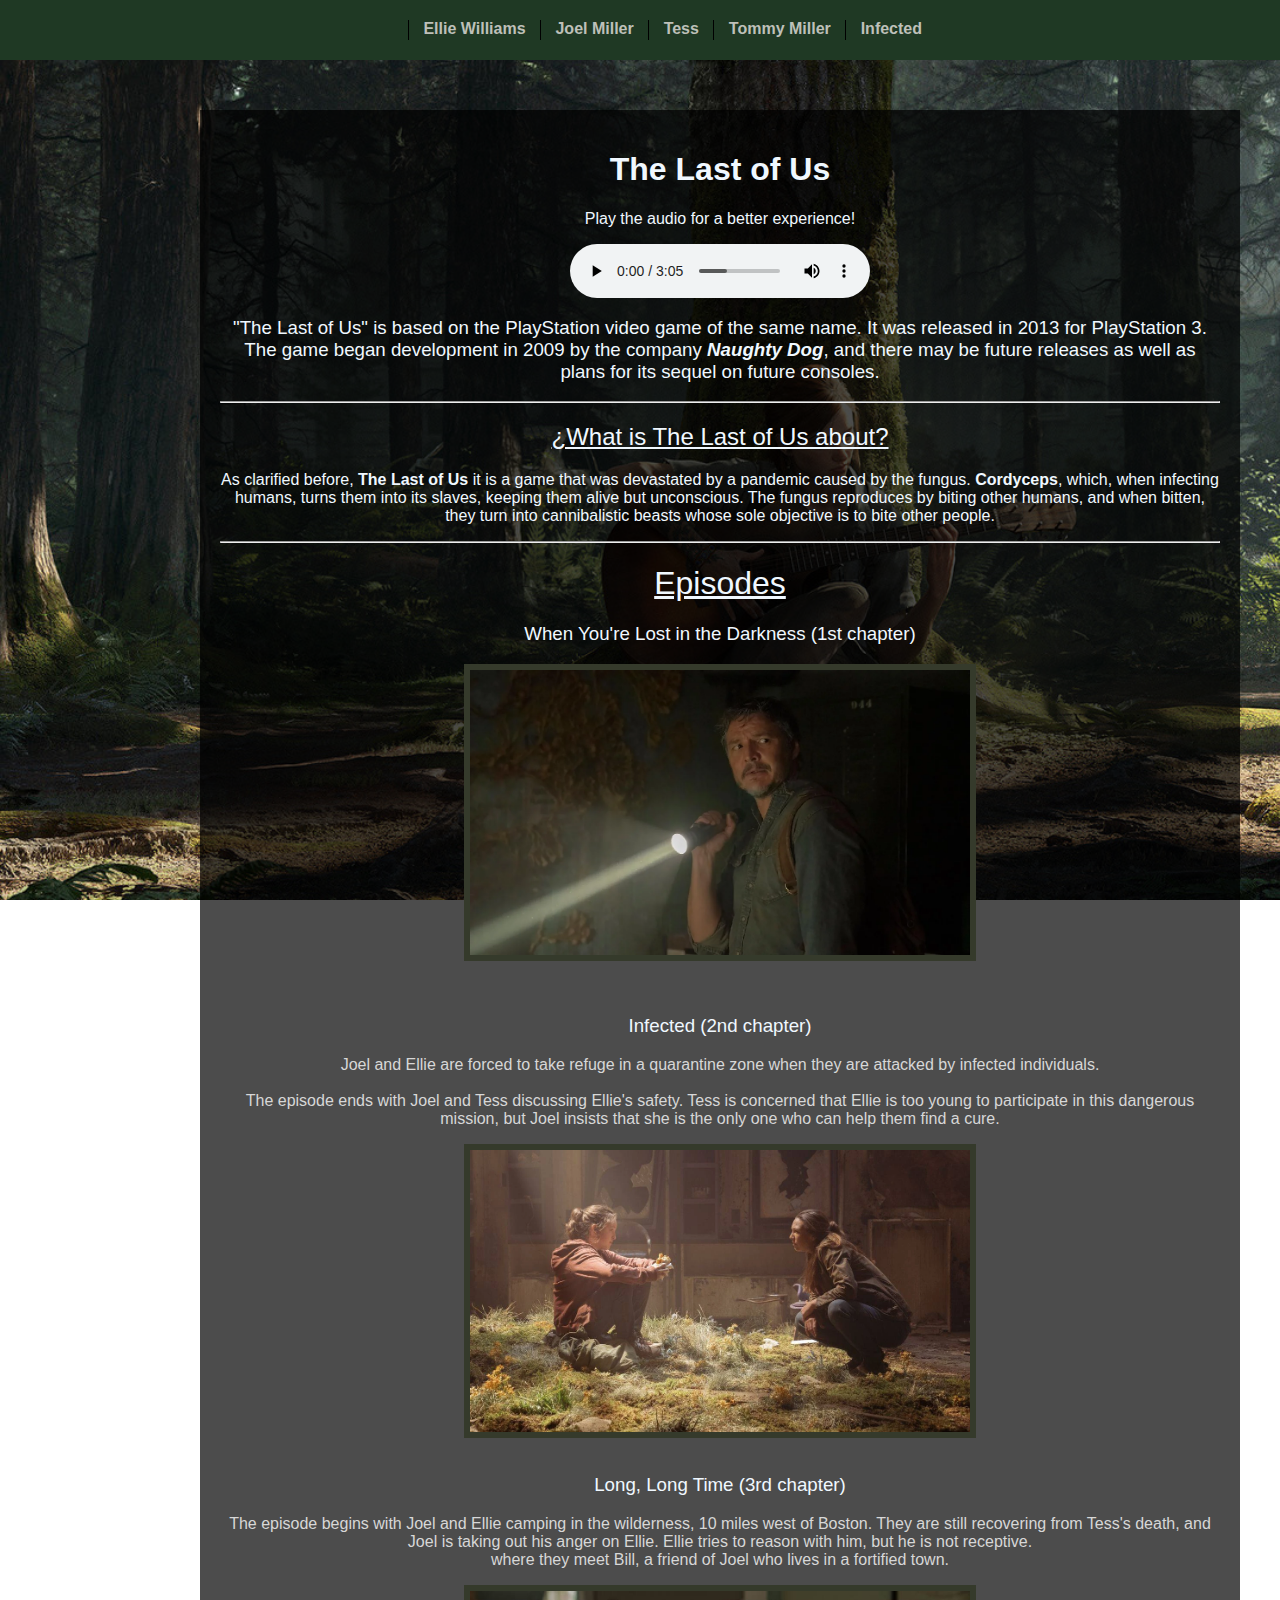
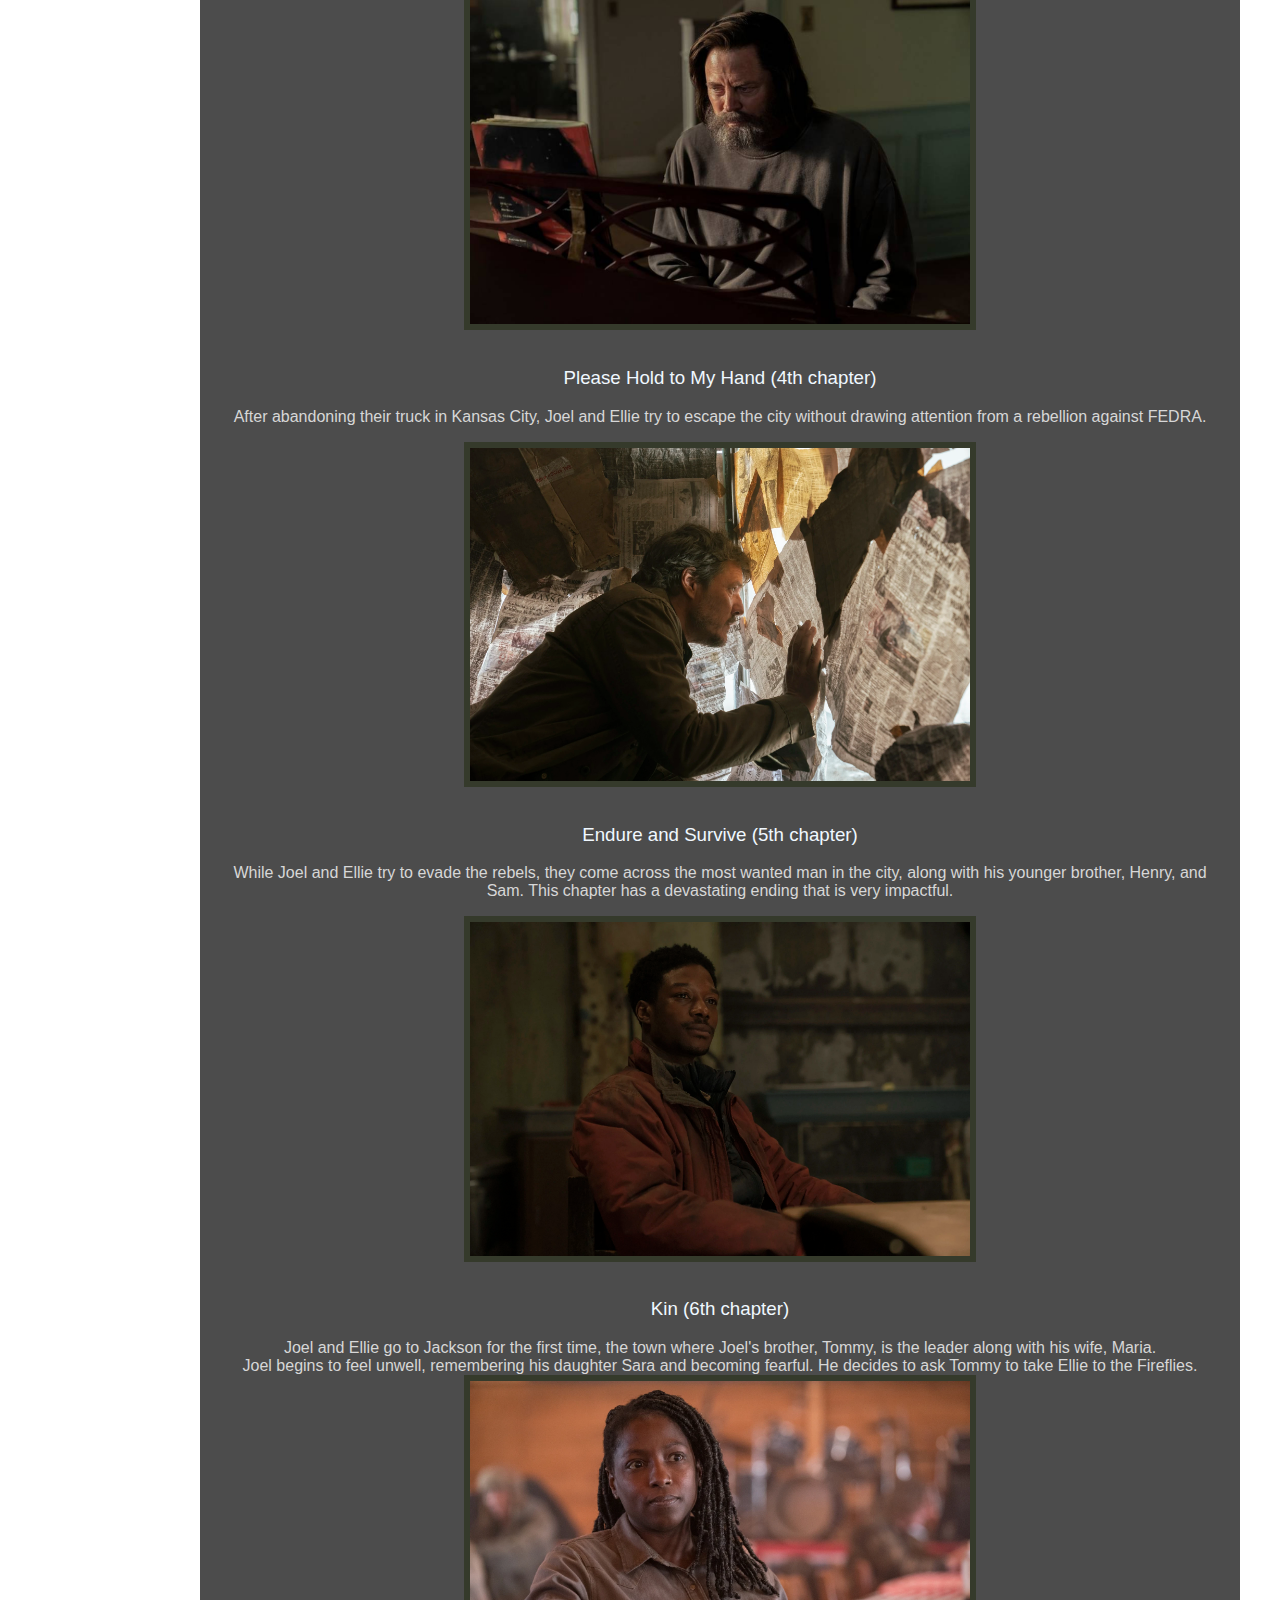
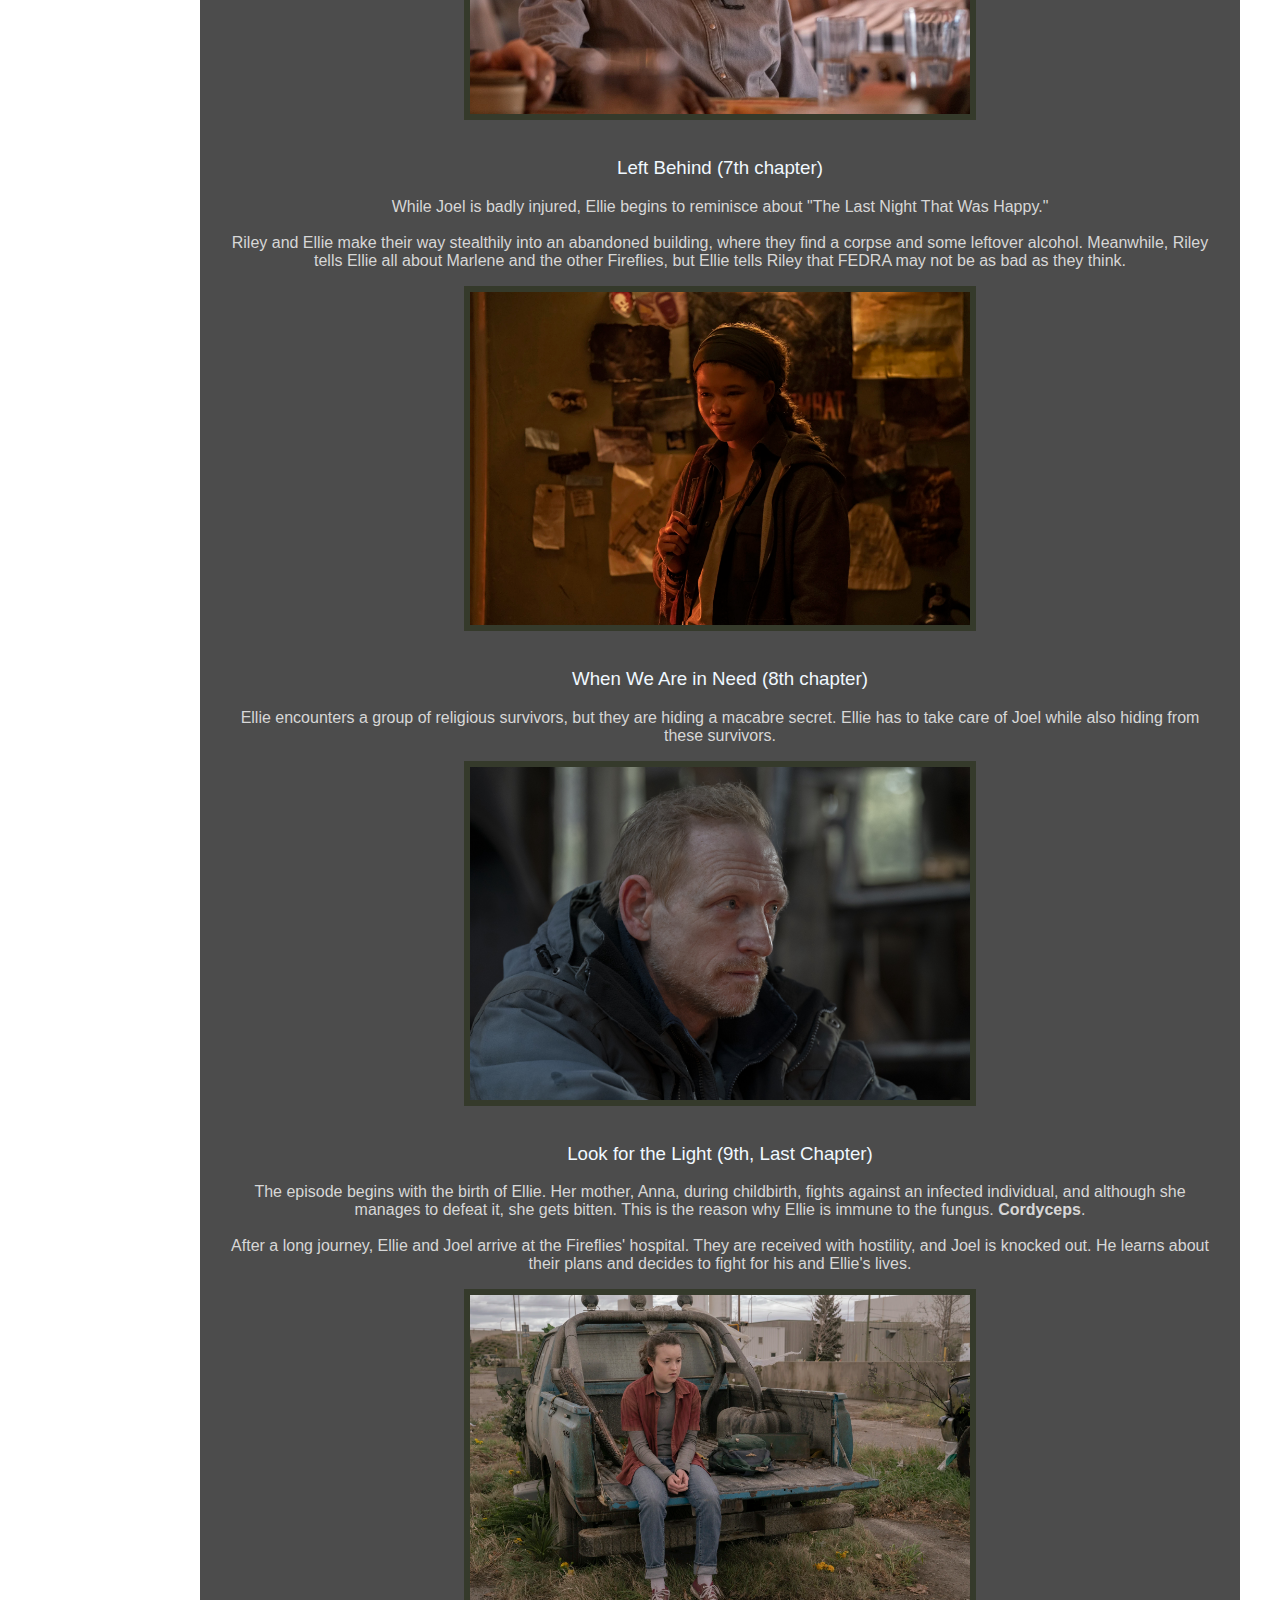
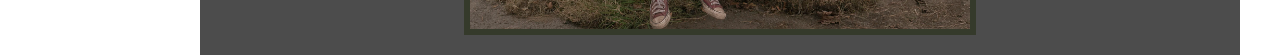
<file: Proyecto_The_Last_Of_Us/index.html>
<html>

<head>
    <meta charset="UTF-8">
    <meta http-equiv="X-UA-Compatible" content="IE=edge">
    <meta name="viewport" content="width=device-width, initial-scale=1.0">
    <title>The Last of Us</title>
    <link rel="stylesheet" href="Sub/Estilo.css">
    <style>
        body {
            background-image: url("Sub/Image/FondoIndex.jpeg");
        }
    </style>
    
</head>

<body>
    <div class="overlay1">
        <div class="container">
            <div class="vertical-line"></div>
            <a target="_blank" href="Sub/EllieWilliams.html" class="text">Ellie Williams</a>
        </div>
        <div class="container">
            <div class="vertical-line"></div>
            <a target="_blank" href="Sub/JoelMiller.html" class="text">Joel Miller</a>
        </div>
        <div class="container">
            <div class="vertical-line"></div>
            <a target="_blank" href="Sub/Tess.html" class="text">Tess</a>
        </div>
        <div class="container">
            <div class="vertical-line"></div>
            <a target="_blank" href="Sub/Tommy.html" class="text">Tommy Miller</a>
        </div>
        <div class="container">
            <div class="vertical-line"></div>
            <a target="_blank" href="Sub/Cordyceps.html" class="text">Infected</a>
        </div>
    </div>

    <div class="overlay">
        <h1><strong>The Last of Us</strong></h1>
        <p>Play the audio for a better experience!</p>
        <audio id="myAudio" controls>
            <source src="Sub/TheLastOfUsSoundTrack.mp3" type="audio/mpeg">
        </audio>
        <h3>
            "The Last of Us" is based on the PlayStation video game of the same name. It was released in 2013 for
            PlayStation 3. The game began development in 2009 by the company
            <i><b>Naughty Dog</b></i>,
            and there may be future releases as well as plans for its sequel on future consoles.
        </h3>
        </p>
        <hr>
        <h2><u>¿What is The Last of Us about?</h2></u>

        <p>As clarified before, <b>The Last of Us</b> it is a game that was devastated by a pandemic caused by the
            fungus.
            <b>Cordyceps</b>,
            which, when infecting humans, turns them into its slaves, keeping them alive but unconscious. The fungus
            reproduces by biting other humans, and when bitten, they turn into cannibalistic beasts whose sole
            objective is to bite other people.
        </p>

        <hr>
        <h1><u>Episodes</u></h1>
        <h3>When You're Lost in the Darkness (1st chapter)</h3>
        <div class="cuerpo1">
            <P> </p>
            <img src="Sub/Image/perdidoenlaoscuridad.jpg" width="500">
        </div>
        <br><br>

        <h3>Infected (2nd chapter)</h3>
        <div class="cuerpo1">
            <p>
                Joel and Ellie are forced to take refuge in a quarantine zone when they are attacked by infected
                individuals.
                <br>
                <br>
                The episode ends with Joel and Tess discussing Ellie's safety. Tess is concerned that Ellie is too
                young to participate in this dangerous mission, but Joel insists that she is the only one who can
                help them find a cure.
            </p>
        </div>
        <img src="Sub/Image/Infectado.jpg" width=" 500">
        <br><br>

        <h3>Long, Long Time (3rd chapter)</h3>
        <div class="cuerpo1">
            <p>
                The episode begins with Joel and Ellie camping in the wilderness, 10 miles west of Boston. They are
                still recovering from Tess's death, and Joel is taking out his anger on Ellie. Ellie tries to reason
                with him, but he is not receptive.
                <br>

                where they meet Bill, a friend of Joel who lives in a fortified town.
            </p>
        </div>
        <img src="Sub/Image/LongLongTime.jpg" width="500">
        <br><br>

        <h3>Please Hold to My Hand (4th chapter)</h3>
        <div class="cuerpo1">
            <p>
                After abandoning their truck in Kansas City, Joel and Ellie try to escape the city without drawing
                attention from a rebellion against FEDRA.
            </p>
        </div>
        <img src="Sub/Image/holdMyHand.jpeg" width="500">
        <br><br>

        <h3>Endure and Survive (5th chapter)</h3>
        <div class="cuerpo1">
            <p>

                While Joel and Ellie try to evade the rebels, they come across the most wanted man in the city,
                along with his younger brother, Henry, and Sam. This chapter has a devastating ending that is very
                impactful.
            </p>
        </div>
        <img src="Sub/Image/endureAndSurvive.jpg" width="500">
        <br><br>

        <h3>Kin (6th chapter)</h3>
        <div class="cuerpo1">
            Joel and Ellie go to Jackson for the first time, the town where Joel's brother, Tommy, is the leader
            along with his wife, Maria.
            <br>
            Joel begins to feel unwell, remembering his daughter Sara and becoming fearful. He decides to ask Tommy
            to take Ellie to the Fireflies.
        </div>
        <img src="Sub/Image/Kin.jpeg" width="500">
        <br><br>

        <h3>Left Behind (7th chapter)</h3>
        <div class="cuerpo1">
            <p>
                While Joel is badly injured, Ellie begins to reminisce about "The Last Night That Was Happy."
                <br><br>

                Riley and Ellie make their way stealthily into an abandoned building, where they find a corpse and
                some leftover alcohol. Meanwhile, Riley tells Ellie all about Marlene and the other Fireflies, but
                Ellie tells Riley that FEDRA may not be as bad as they think.
            </p>
            <img src="Sub/Image/leftBehind.jpg" width="500">
            <br><br>

        </div>
        <h3>When We Are in Need (8th chapter) </h3>
        <div class="cuerpo1">
            <p>
                Ellie encounters a group of religious survivors, but they are hiding a macabre secret. Ellie has to
                take care of Joel while also hiding from these survivors.
            </p>
        </div>
        <img src="Sub/Image/whenWeAreInNeed.jpg" width="500">
        <br><br>

        <h3>Look for the Light (9th, Last Chapter)</h3>
        <div class="cuerpo1">
            <p>
                The episode begins with the birth of Ellie. Her mother, Anna, during childbirth, fights against an
                infected individual, and although she manages to defeat it, she gets bitten. This is the reason why
                Ellie is immune to the fungus.
                <b>Cordyceps</b>. <br><br>
                After a long journey, Ellie and Joel arrive at the Fireflies' hospital. They are received with
                hostility, and Joel is knocked out. He learns about their plans and decides to fight for his and
                Ellie's lives.
            </p>
        </div>

        <img src="Sub/Image/LookForTheLight.jpeg" width="500">

    </div>

</body>

</html>
</file>
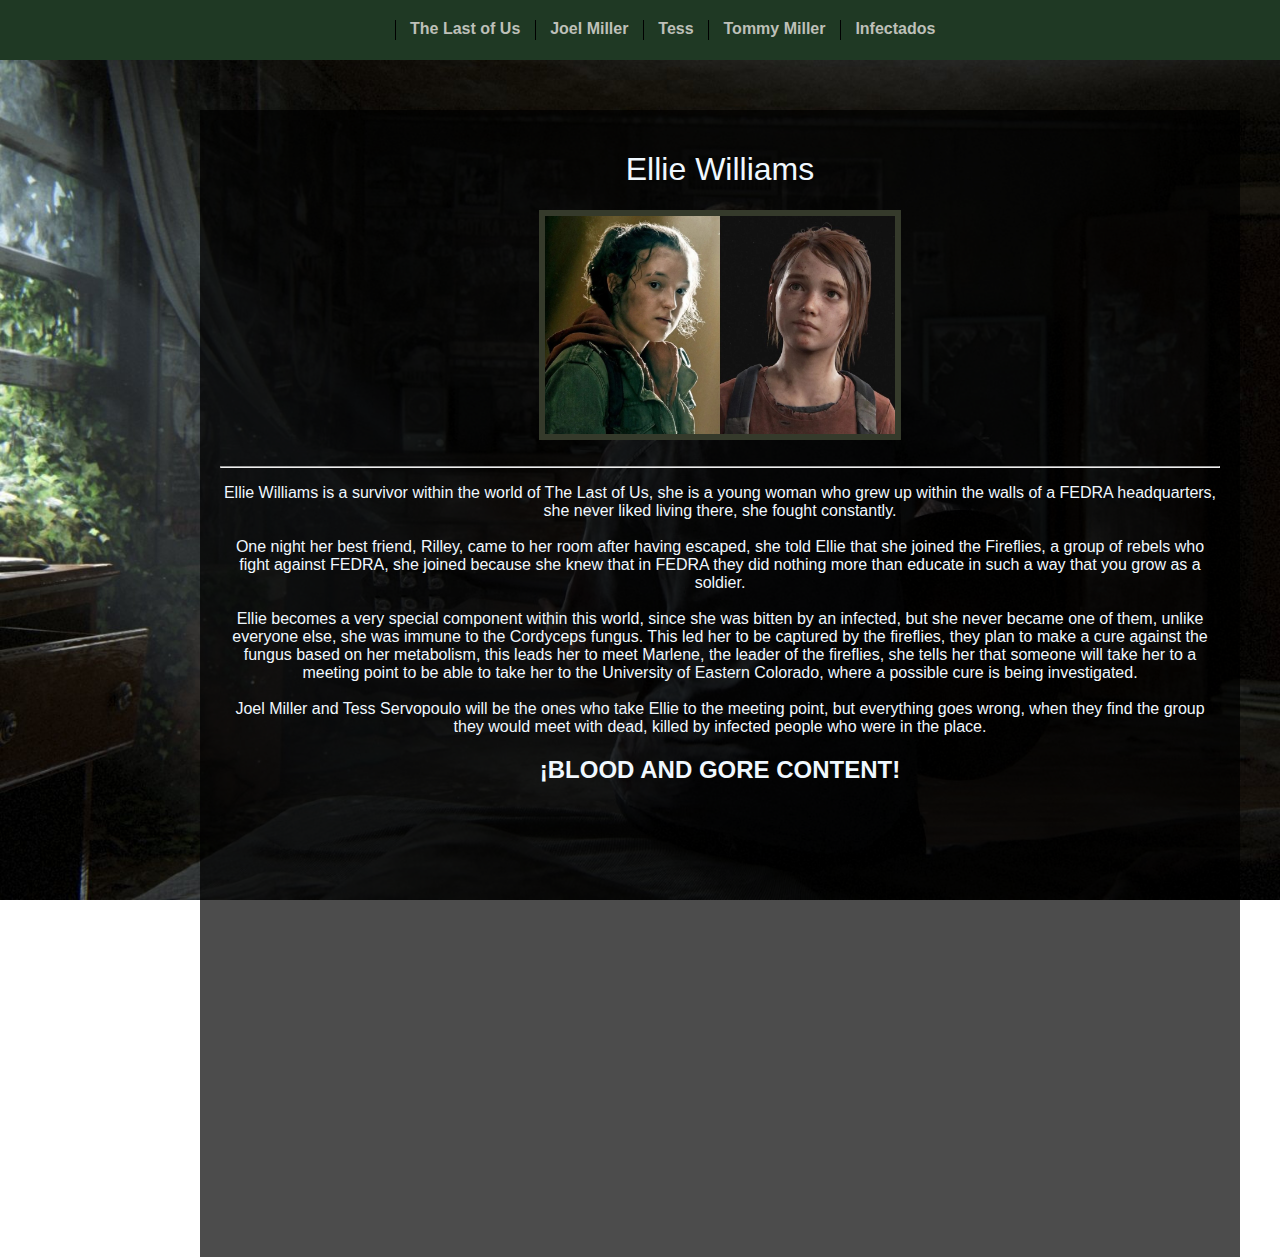
<file: Proyecto_The_Last_Of_Us/Sub/EllieWilliams.html>
<html>

<head>
    <meta charset="UTF-8">
    <meta http-equiv="X-UA-Compatible" content="IE=edge">
    <meta name="viewport" content="width=device-width, initial-scale=1.0">
    <title>Ellie Williams</title>
    <link rel="stylesheet" href="Estilo.css">
</head>
<style>
    body {
        background-image: url("Image/EllieFondo.jpg");
    }
</style>

<body>

    <body>
        <div class="overlay1">
            <div class="container">
                <div class="vertical-line"></div>
                <a href="/index.html" class="text">The Last of Us</a>
            </div>
            <div class="container">
                <div class="vertical-line"></div>
                <a target="_blank" href="JoelMiller.html" class="text">Joel Miller</a>
            </div>
            <div class="container">
                <div class="vertical-line"></div>
                <a target="_blank" href="Tess.html" class="text">Tess</a>
            </div>
            <div class="container">
                <div class="vertical-line"></div>
                <a target="_blank" href="Tommy.html" class="text">Tommy Miller</a>
            </div>
            <div class="container">
                <div class="vertical-line"></div>
                <a target="_blank" href="Cordyceps.html" class="text">Infectados</a>
            </div>
        </div>

        <div class="overlay">
            <h1>Ellie Williams</h1>
            <img src="  Image/Bella&Ellie.jpg" width="350">
            <br><br>
            <hr>
            <p>
                Ellie Williams is a survivor within the world of The Last of Us, she is a young woman who grew up within
                the walls of a FEDRA headquarters, she never liked living there, she fought constantly.
                <br><br>
                One night her best friend, Rilley, came to her room after having escaped, she told Ellie that she joined
                the Fireflies, a group of rebels who fight against FEDRA, she joined because she knew that in FEDRA
                they did nothing more than educate in such a way that you grow as a soldier.
                <br><br>
                Ellie becomes a very special component within this world, since she was bitten by an infected, but she
                never became one of them, unlike everyone else, she was immune to the Cordyceps fungus. This led her to
                be captured by the fireflies, they plan to make a cure against the fungus based on her metabolism, this
                leads her to meet Marlene, the leader of the fireflies, she tells her that someone will take her to a
                meeting point to be able to take her to the University of Eastern Colorado, where a possible cure is
                being investigated.
                <br><br>
                Joel Miller and Tess Servopoulo will be the ones who take Ellie to the meeting
                point, but everything goes wrong, when they find the group they would meet with dead, killed by infected
                people who were in the place.
            </p>
            <h2><B>¡BLOOD AND GORE CONTENT!</h2></B>
            <br>
            <iframe width="660" height="415" src="https://www.youtube.com/embed/us0Nu6dyfz0"
                title="YouTube video player" frameborder="0"
                allow="accelerometer; autoplay; clipboard-write; encrypted-media; gyroscope; picture-in-picture; web-share"
                allowfullscreen></iframe>
        </div>
    </body>

</html>
</file>
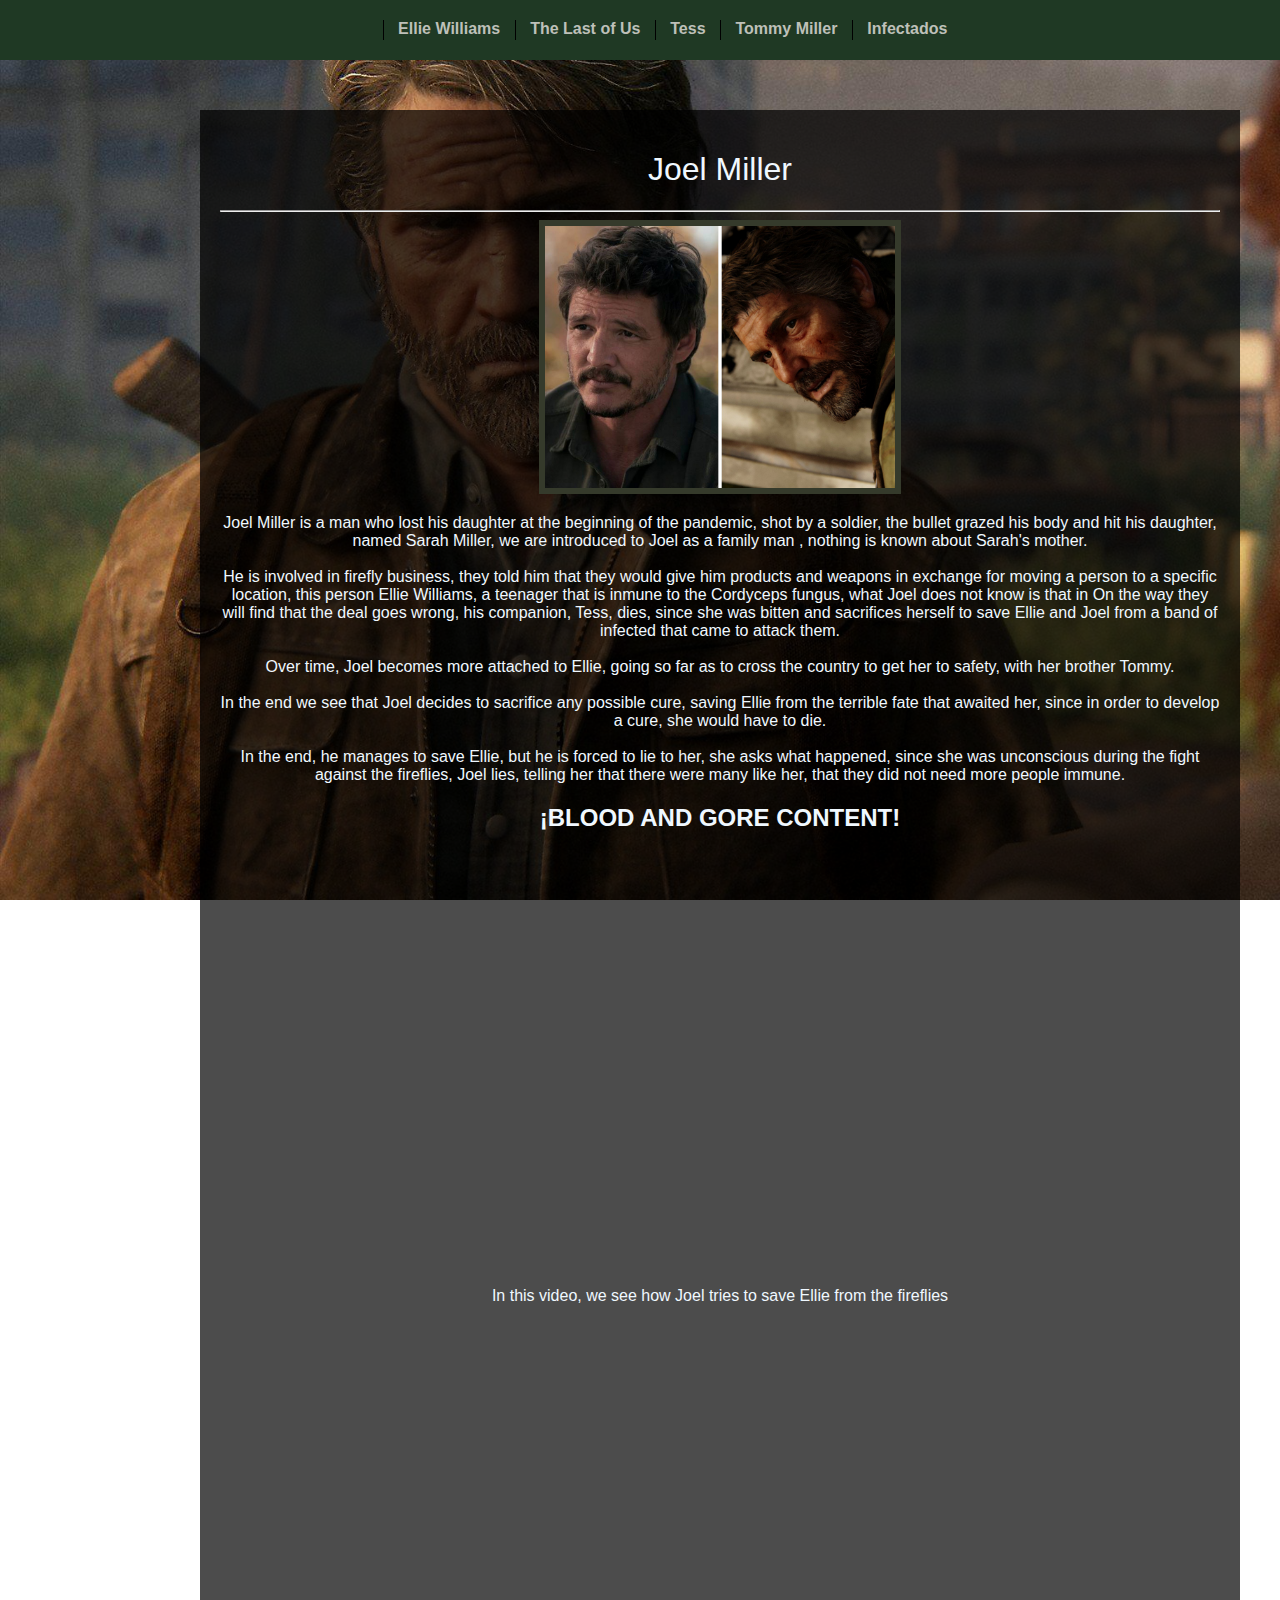
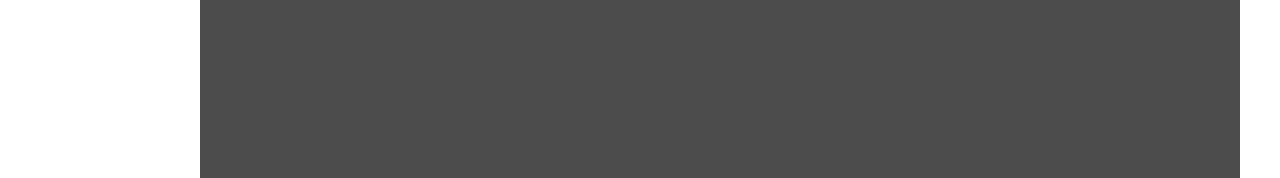
<file: Proyecto_The_Last_Of_Us/Sub/JoelMiller.html>
<!DOCTYPE html>
<html lang="en">

<head>
    <meta charset="UTF-8">
    <meta name="viewport" content="width=device-width, initial-scale=1.0">
    <title>Joel Miller</title>
    <link rel="stylesheet" href="Estilo.css">
    <style>
        body {
            background-image: url("Image/JoelFondo.jpg");
        }
    </style>
</head>

<body>
    <div class="overlay1">
        <div class="container">
            <div class="vertical-line"></div>
            <a target="_blank" href="EllieWilliams.html" class="text">Ellie Williams</a>
        </div>
        <div class="container">
            <div class="vertical-line"></div>
            <a href="/index.html" class="text">The Last of Us</a>
        </div>
        <div class="container">
            <div class="vertical-line"></div>
            <a target="_blank" href="Tess.html" class="text">Tess</a>
        </div>
        <div class="container">
            <div class="vertical-line"></div>
            <a target="_blank" href="Tommy.html" class="text">Tommy Miller</a>
        </div>
        <div class="container">
            <div class="vertical-line"></div>
            <a target="_blank" href="Cordyceps.html" class="text">Infectados</a>
        </div>
    </div>

    <div class="overlay" style="margin-left: 200px;">
        <h1>Joel Miller</h1>
        <hr>
        <img src="Image/JoelShowVSGame.jpg" width="350">
        <br>
        <p>
            Joel Miller is a man who lost his daughter at the beginning of the pandemic, shot by a soldier, the bullet
            grazed his body and hit his daughter, named Sarah Miller, we are introduced to Joel as a family man ,
            nothing is known about Sarah's mother.
            <br><br>
            He is involved in firefly business, they told him that they would give him products and weapons in exchange
            for moving a person to a specific location, this person Ellie Williams, a teenager that is inmune to the
            Cordyceps fungus, what Joel does not know is that in On the way they will find that the deal goes wrong, his
            companion, Tess, dies, since she was bitten and sacrifices herself to save Ellie and Joel from a band of
            infected that came to attack them.
            <br><br>
            Over time, Joel becomes more attached to Ellie, going so far as to cross the country to get her to safety,
            with her brother Tommy.
            <br><br>
            In the end we see that Joel decides to sacrifice any possible cure, saving Ellie from the terrible fate that
            awaited her, since in order to develop a cure, she would have to die.
            <br><br>
            In the end, he manages to save Ellie, but he is forced to lie to her, she asks what happened, since she was
            unconscious during the fight against the fireflies, Joel lies, telling her that there were many like her,
            that they did not need more people immune.
        </p>
        <h2><B>¡BLOOD AND GORE CONTENT!</h2></B>
        <iframe width="660" height="415" src="https://www.youtube.com/embed/nJ17ehYL_hU" title="YouTube video player"
            frameborder="0"
            allow="accelerometer; autoplay; clipboard-write; encrypted-media; gyroscope; picture-in-picture; web-share"
            allowfullscreen></iframe>

        <p>In this video, we see how Joel tries to save Ellie from the fireflies</p><br>
        <iframe width="660" height="415" src="https://www.youtube.com/embed/tyRqRG0_Sd0" title="YouTube video player"
            frameborder="0"
            allow="accelerometer; autoplay; clipboard-write; encrypted-media; gyroscope; picture-in-picture; web-share"
            allowfullscreen></iframe>
    </div>
</body>

</html>
</file>
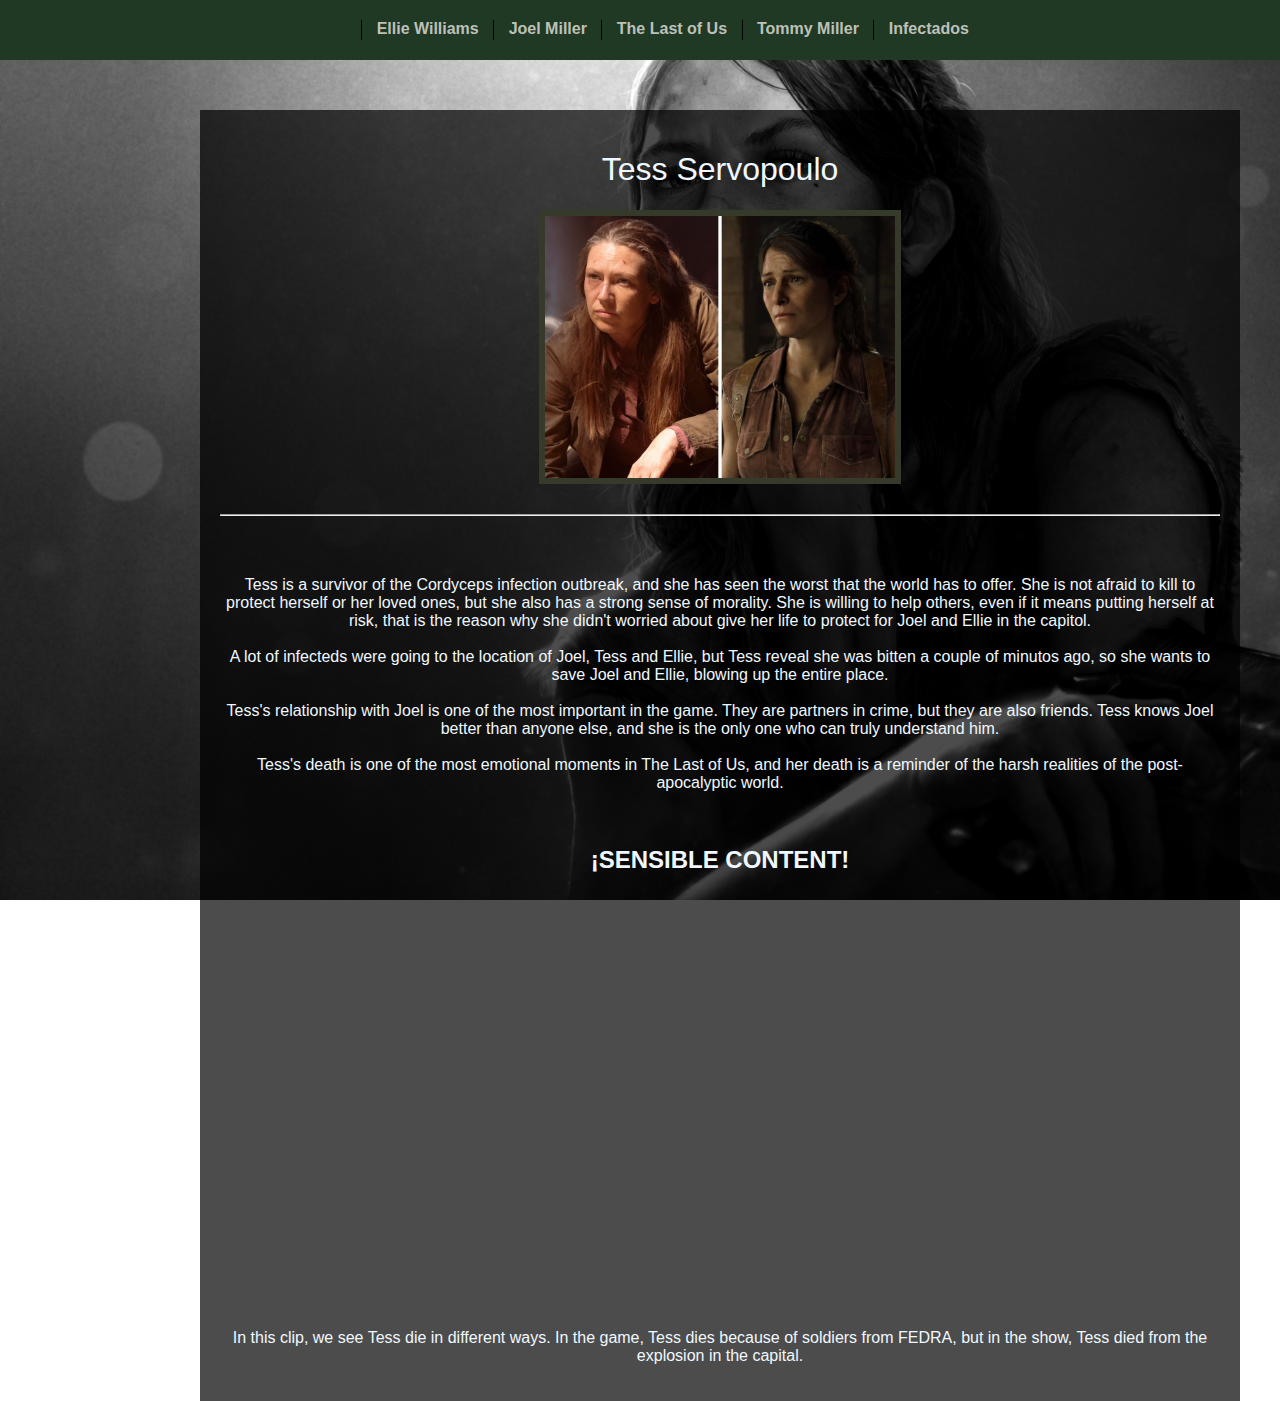
<file: Proyecto_The_Last_Of_Us/Sub/Tess.html>
<!DOCTYPE html>
<html lang="en">

<head>
    <meta charset="UTF-8">
    <meta name="viewport" content="width=device-width, initial-scale=1.0">
    <title>Tess Servopoulo</title>
    <link rel="stylesheet" href="Estilo.css">
    <style>
        body {
            background-image: url("Image/Tess.jpg");
        }
    </style>
</head>

<body>
    <div class="overlay1">
        <div class="container">
            <div class="vertical-line"></div>
            <a target="_blank" href="EllieWilliams.html" class="text">Ellie Williams</a>
        </div>
        <div class="container">
            <div class="vertical-line"></div>
            <a target="_blank" href="JoelMiller.html" class="text">Joel Miller</a>
        </div>
        <div class="container">
            <div class="vertical-line"></div>
            <a href="/index.html" class="text">The Last of Us</a>
        </div>
        <div class="container">
            <div class="vertical-line"></div>
            <a target="_blank" href="Tommy.html" class="text">Tommy Miller</a>
        </div>
        <div class="container">
            <div class="vertical-line"></div>
            <a target="_blank" href="Cordyceps.html" class="text">Infectados</a>
        </div>
    </div>

    <div class="overlay" style="margin-left: 200px;">
        <h1>Tess Servopoulo</h1>
        <img src="Image/TessShowVSGame.jpg" width="350">
        <br><br>
        <hr>
        <br><br>
        <p>
            Tess is a survivor of the Cordyceps infection outbreak, and she has seen the worst that the world has to
            offer. She is not afraid to kill to protect herself or her loved ones, but she also has a strong sense of
            morality. She is willing to help others, even if it means putting herself at risk, that is the reason why
            she didn't worried about give her life to protect for Joel and Ellie in the capitol.
            <br><br>
            A lot of infecteds were going to the location of Joel, Tess and Ellie, but Tess reveal she was bitten a
            couple of minutos ago, so she wants to save Joel and Ellie, blowing up the entire place.
            <br><br>
            Tess's relationship with Joel is one of the most important in the game. They are partners in crime, but they
            are also friends. Tess knows Joel better than anyone else, and she is the only one who can truly understand
            him.
            <br><br>
            Tess's death is one of the most emotional moments in The Last of Us, and her death is a reminder of the
            harsh realities of the post-apocalyptic world.
        </p>
        <br>
        <h2><b>¡SENSIBLE CONTENT!</b></h2>
        <iframe width="660" height="415" src="https://www.youtube.com/embed/tp5xR7232b4" title="YouTube video player"
            frameborder="0"
            allow="accelerometer; autoplay; clipboard-write; encrypted-media; gyroscope; picture-in-picture; web-share"
            allowfullscreen></iframe>
        <br>
        <p>In this clip, we see Tess die in different ways. In the game, Tess dies because of soldiers from FEDRA, but
            in the show, Tess died from the explosion in the capital.</p>
    </div>
</body>

</html>
</file>
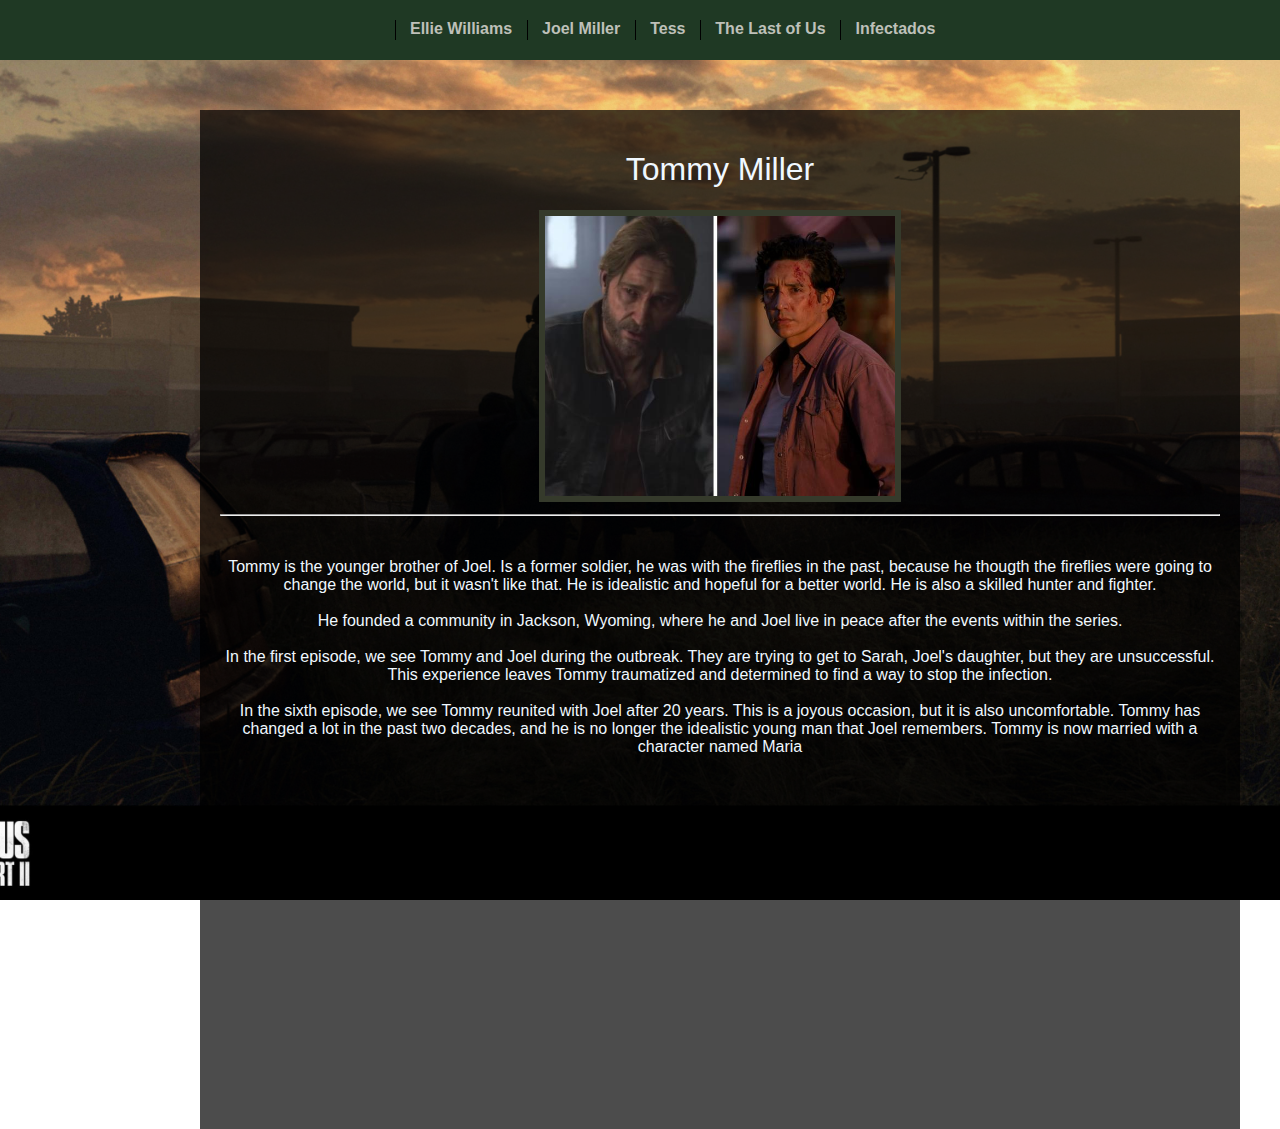
<file: Proyecto_The_Last_Of_Us/Sub/Tommy.html>
<!DOCTYPE html>
<html lang="en">

<head>
    <meta charset="UTF-8">
    <meta name="viewport" content="width=device-width, initial-scale=1.0">
    <title>Tommy Miller</title>
    <link rel="stylesheet" href="Estilo.css">

    <style>
        body {
            background-image: url("Image/Tommy.jpg");
        }
    </style>

</head>

<body>
    <div class="overlay1">
        <div class="container">
            <div class="vertical-line"></div>
            <a target="_blank" href="EllieWilliams.html" class="text">Ellie Williams</a>
        </div>
        <div class="container">
            <div class="vertical-line"></div>
            <a target="_blank" href="JoelMiller.html" class="text">Joel Miller</a>
        </div>
        <div class="container">
            <div class="vertical-line"></div>
            <a target="_blank" href="Tess.html" class="text">Tess</a>
        </div>
        <div class="container">
            <div class="vertical-line"></div>
            <a href="/index.html" class="text">The Last of Us</a>
        </div>
        <div class="container">
            <div class="vertical-line"></div>
            <a target="_blank" href="Cordyceps.html" class="text">Infectados</a>
        </div>
    </div>

    <div class="overlay" style="margin-left: 200px;">
        <h1>Tommy Miller</h1>

        <img src="Image/TommyShowVSGame.jpg" width="350">
        <br>
        <hr>
        <br>
        <p>
            Tommy is the younger brother of Joel. Is a former soldier, he was with the fireflies in the past,
            because he thougth the fireflies were going to change the world, but it wasn't like that. He is
            idealistic and hopeful for a better world. He is also a skilled hunter and fighter.
            <br><br>
            He founded a community in Jackson, Wyoming, where he and Joel live in peace after the events within the
            series.
            <br><br>
            In the first episode, we see Tommy and Joel during the outbreak. They are trying to get to Sarah, Joel's
            daughter, but they are unsuccessful. This experience leaves Tommy traumatized and determined to find a way
            to stop the infection.
            <br><br>
            In the sixth episode, we see Tommy reunited with Joel after 20 years. This is a joyous occasion, but it is
            also uncomfortable. Tommy has changed a lot in the past two decades, and he is no longer the idealistic young
            man that Joel remembers. Tommy is now married with a character named Maria
        </p>
        <br>
        <iframe width="560" height="315" src="https://www.youtube.com/embed/wVVnk7XtYCk" title="YouTube video player"
            frameborder="0"
            allow="accelerometer; autoplay; clipboard-write; encrypted-media; gyroscope; picture-in-picture; web-share"
            allowfullscreen></iframe>
    </div>
</body>

</html>
</file>
<file: Proyecto_The_Last_Of_Us/Sub/Estilo.css>
.cuerpo {
    color: aliceblue;
    font-family: "Arial ", sans-serif;
    display: flex;
    align-items: center;
    justify-content: center;
    min-height: 100vh;
    margin: 0;
}

body {
    color: aliceblue;
    background-size: cover;
    font-family: "Arial ", sans-serif;
    display: flex;
    background-attachment: fixed;
    min-height: 100;
    margin: 0;
}

.overlay1 {
    background-color: rgb(31, 57, 36);
    padding: 20px;
    width: 100%;
    text-align: center;
    align-items: center;
    position: fixed;
    top: 0;
    left: 0;
    right: 0;
    z-index: 9999;
}

.overlay {
    background-color: rgba(0, 0, 0, 0.7);
    padding: 20px;
    max-width: 1000px;
    width: 80%;
    text-align: center;
    align-items: center;
    margin: 0 auto;
    position: absolute;
    top: 100%;
    left: 200;
    top: calc(100px + 10px);
}

h1,
h2,
h4,
h5,
h3 {
    color: aliceblue;
    font-family: "Calibri Light", Arial, sans-serif;
    font-weight: normal;
}



.container {
    display: inline-block;
}

.vertical-line {
    border-left: 1px solid black;
    height: 20px;
    margin: 0 10px;
    display: inline-block;
    vertical-align: middle;
}

a.text:link,
a.text:visited {
    color: rgb(190, 192, 185);
    font-weight: bold;
    text-decoration: none;
}

a.text:hover,
a.text:active {
    color: rgb(183, 0, 0);
}

img {
    border: 6px solid #353A2B
}

.cuerpo1 {
    color: #D7D7D7;
}
</file>
